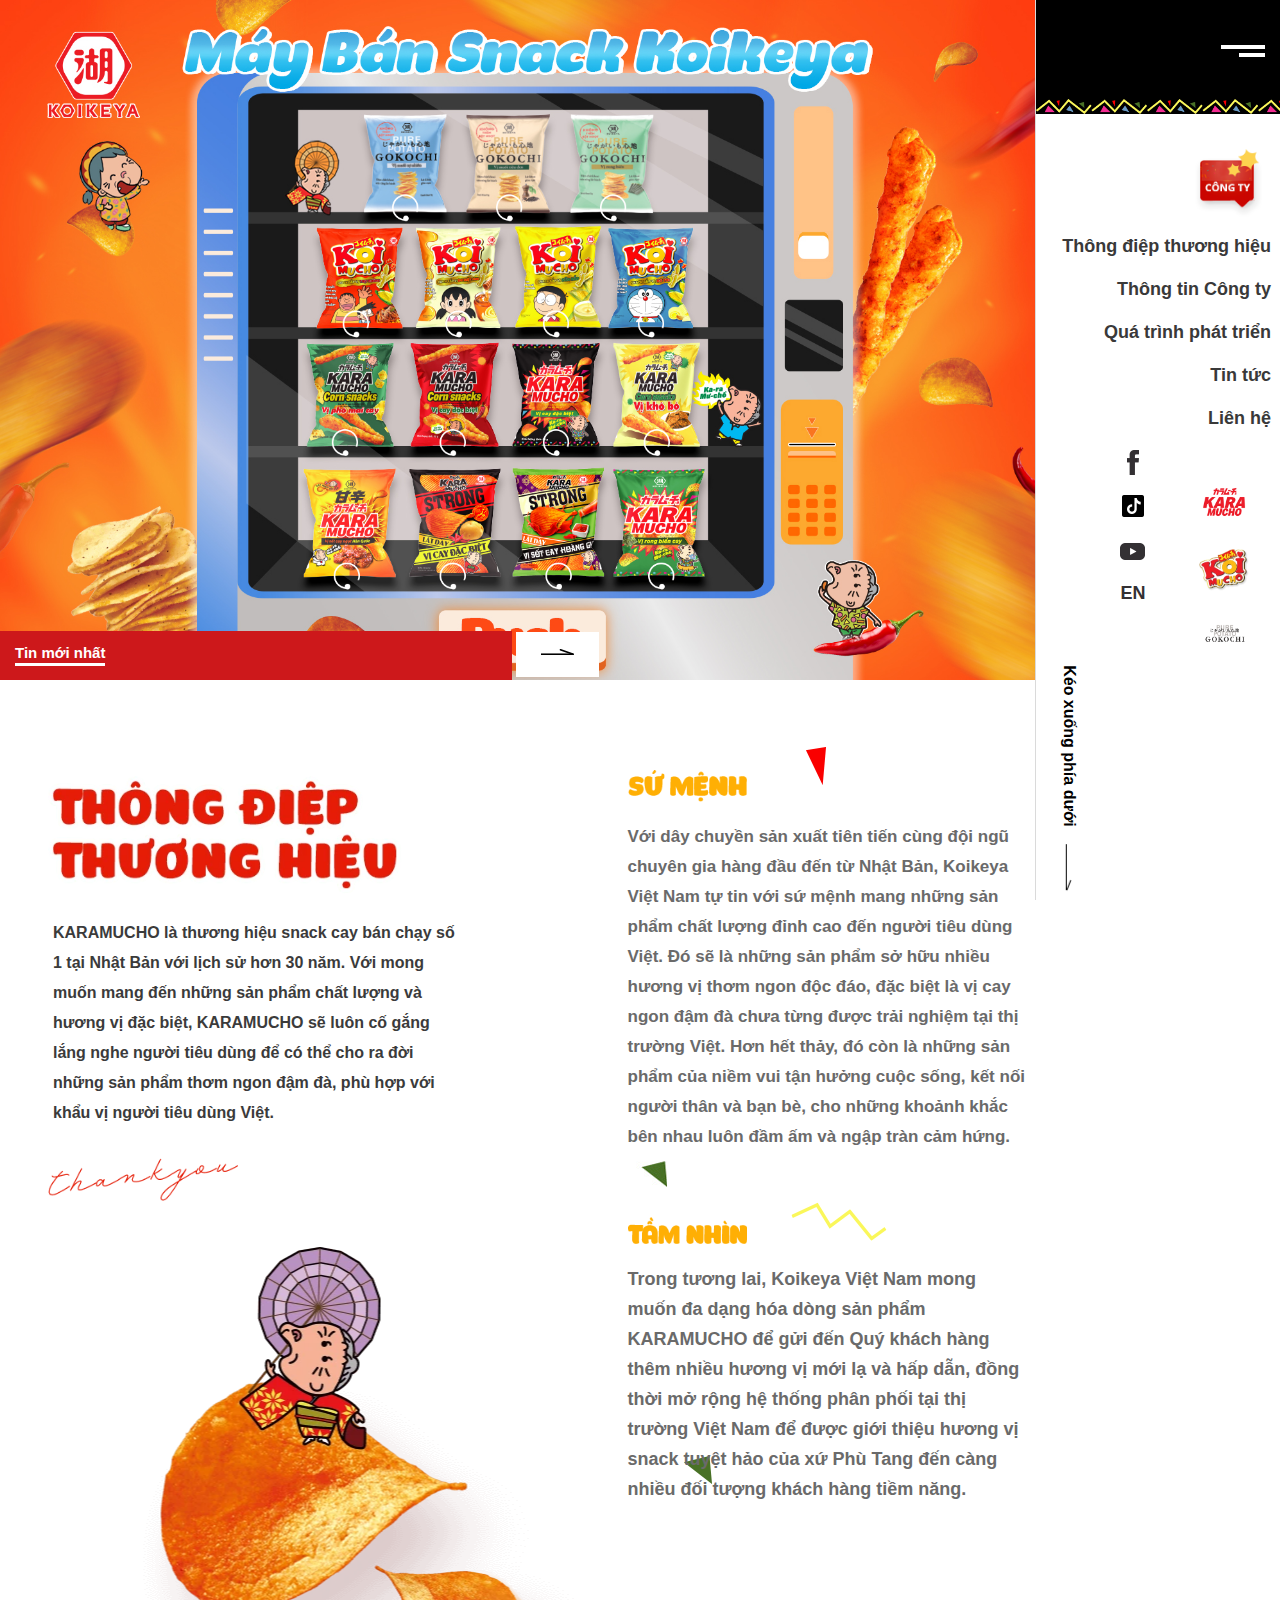
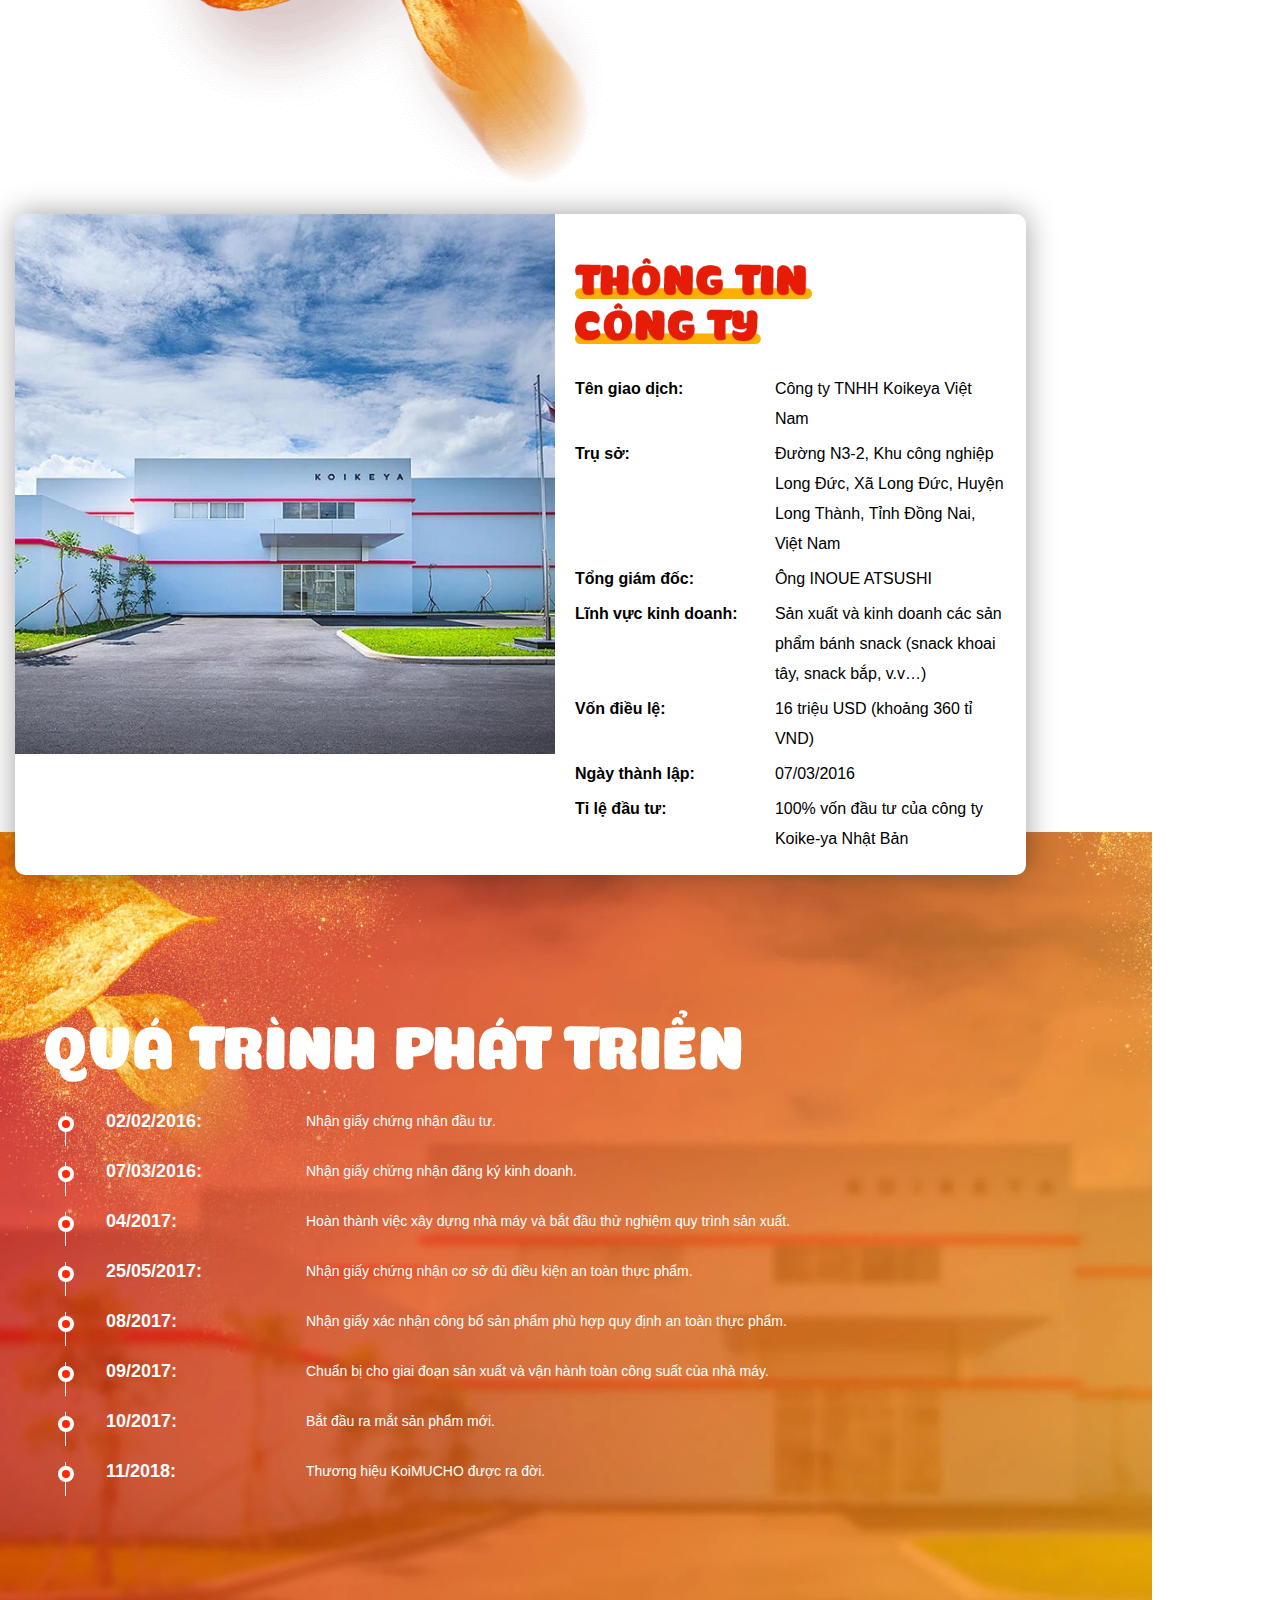
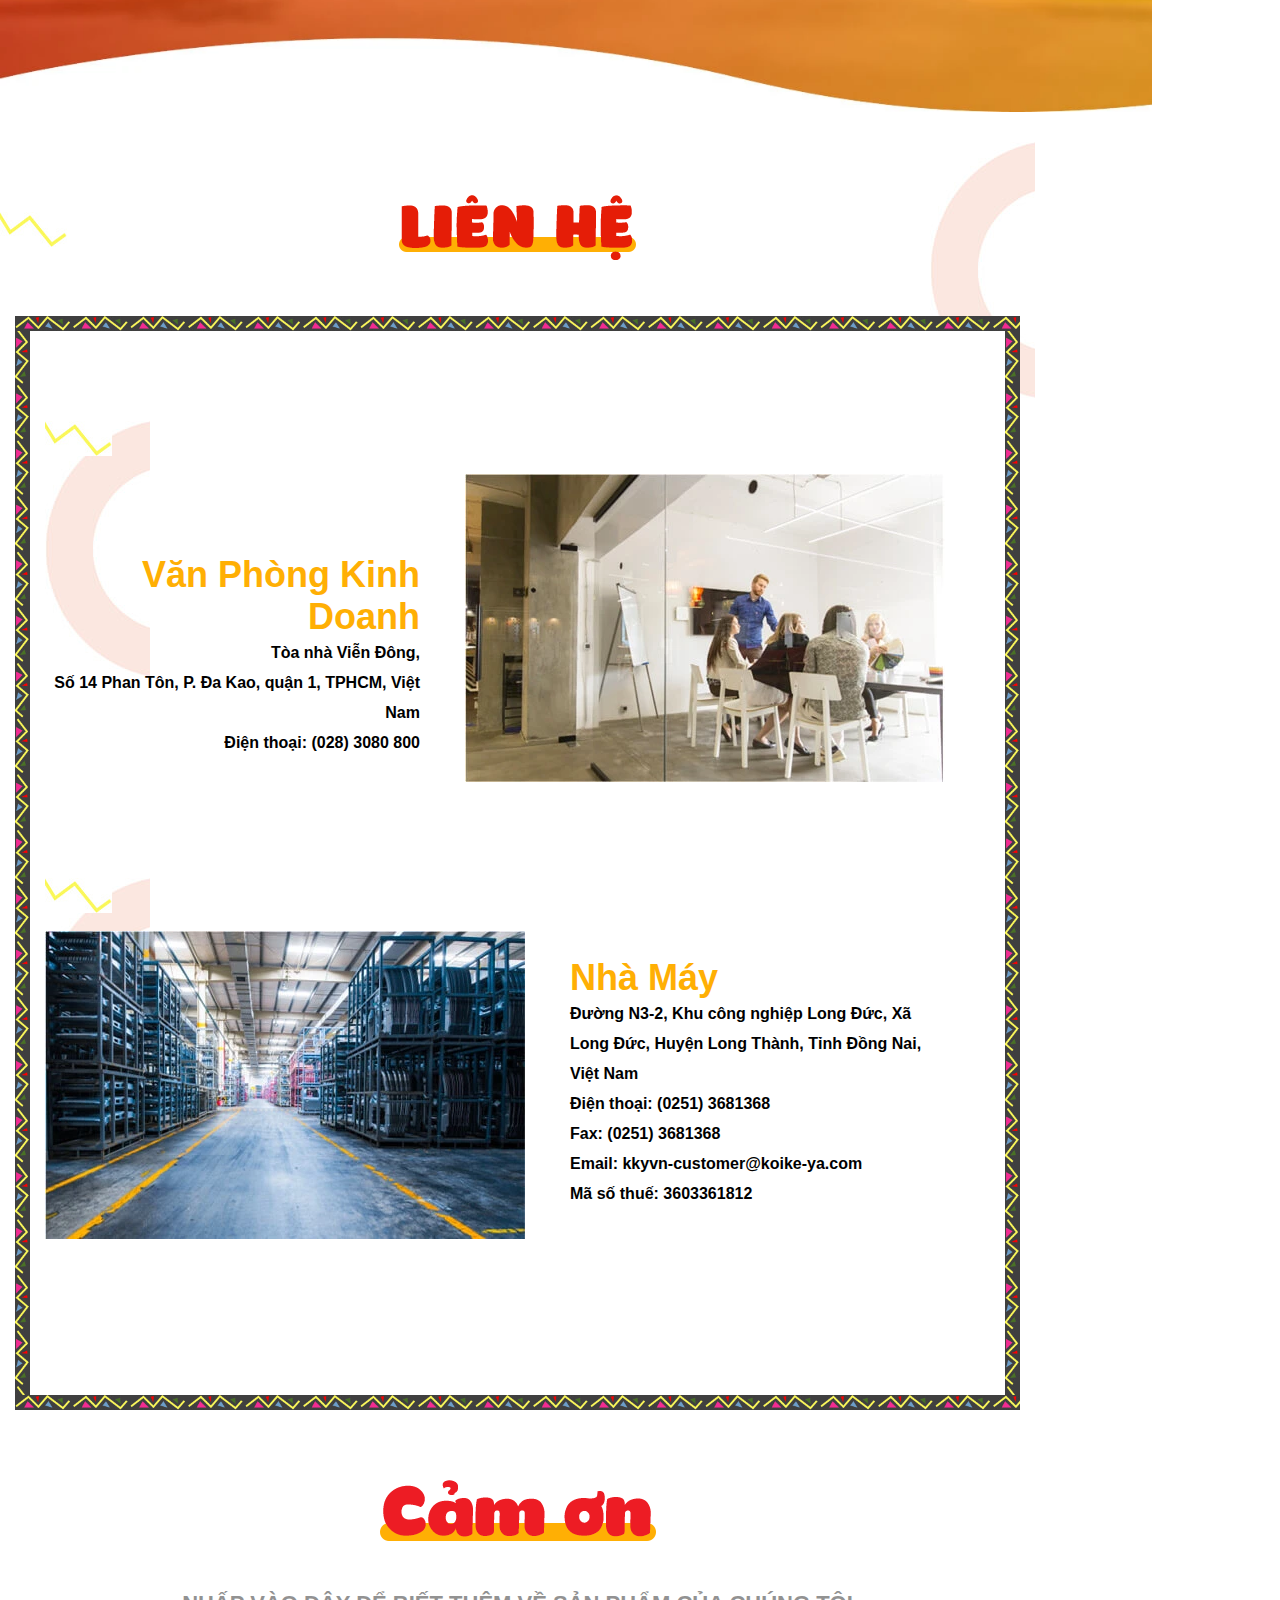
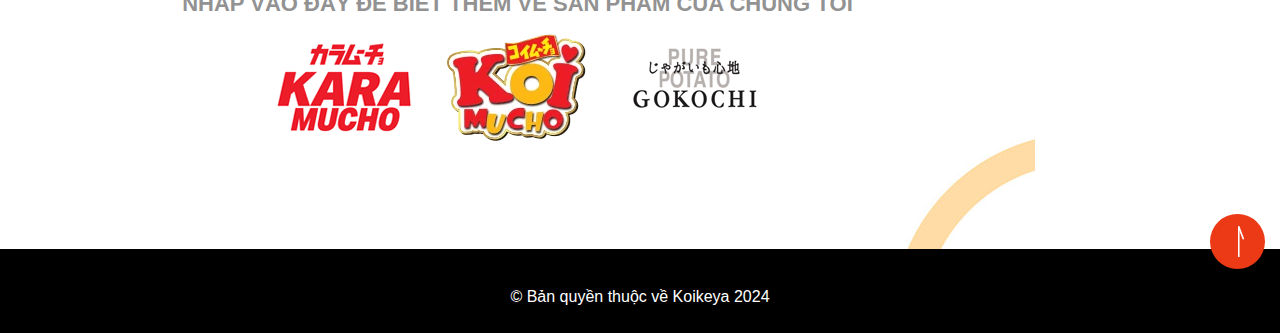
<file: corporate.html>
<!DOCTYPE html>
<html lang="en">
<head>
    <meta charset="UTF-8"/>
    <meta
            name="viewport"
            content="width=device-width, initial-scale=1, shrink-to-fit=no"
    />
    <link
            rel="stylesheet"
            href="https://cdn.jsdelivr.net/npm/bootstrap@4.3.1/dist/css/bootstrap.min.css"
            integrity="sha384-ggOyR0iXCbMQv3Xipma34MD+dH/1fQ784/j6cY/iJTQUOhcWr7x9JvoRxT2MZw1T"
            crossorigin="anonymous"
    />
    <title>Corporate Site | Koikeya</title>
    <meta name="author" content="Corporate Site" />
    <meta
      property="og:image"
      content="./assets/main-img/banner-corporate.jpg"
    />
    <link
            rel="icon"
            type="image/x-icon"
            href="./assets/main-img/logo-web.png"
    />
    <link rel="stylesheet" href="./corporate.css"/>
    <link rel="stylesheet" href="./responsive-corporate.css"/>
    <script src="https://ajax.googleapis.com/ajax/libs/jquery/3.7.1/jquery.min.js"></script>
    <script src="corporate.js"></script>
</head>

<body>
<div class="row w-100 p-0 m-0">
    <div
            class="corporate-left"
            data-bs-spy="scroll"
            data-bs-target="#list-example"
            data-bs-offset="0"
            class="scrollspy-example"
            tabindex="0"
    >
        <div class="banner" id="banner">
            <img
                    src="./assets/main-img/banner-corporate.jpg"
                    alt=""
                    class="nav-banner"
            />
            <div class="banner-bottom">
                <div class="content">
                    <h2>Tin mới nhất</h2>
                </div>
                <div class="btn">
                    <a href=""></a>
                </div>
            </div>
        </div>
        <div id="brand-message" class="section-brand">
            <div class="section-brand-message p-5">
                <img
                        src="./assets/main-img/brand-message-vi.d3478b57.webp"
                        alt=""
                        width="84%"
                        class="mt-5 mb-4"
                />
                <p>
                    KARAMUCHO là thương hiệu snack cay bán chạy số 1 tại Nhật Bản với
                    lịch sử hơn 30 năm. Với mong muốn mang đến những sản phẩm chất
                    lượng và hương vị đặc biệt, KARAMUCHO sẽ luôn cố gắng lắng nghe
                    người tiêu dùng để có thể cho ra đời những sản phẩm thơm ngon đậm
                    đà, phù hợp với khẩu vị người tiêu dùng Việt.
                </p>
                <img
                        src="./assets/main-img/download (7).png"
                        alt=""
                        width="45%"
                        class="img-brand_bottom"
                />
            </div>
            <div class="mission-container">
                <div class="content-mission">
                    <img
                            src="./assets/main-img/download (5).png"
                            alt=""
                            width="30%"
                    />
                    <div>
                        Với dây chuyền sản xuất tiên tiến cùng đội ngũ chuyên gia hàng
                        đầu đến từ Nhật Bản, Koikeya Việt Nam tự tin với sứ mệnh mang
                        những sản phẩm chất lượng đỉnh cao đến người tiêu dùng Việt. Đó
                        sẽ là những sản phẩm sở hữu nhiều hương vị thơm ngon độc đáo,
                        đặc biệt là vị cay ngon đậm đà chưa từng được trải nghiệm tại
                        thị trường Việt. Hơn hết thảy, đó còn là những sản phẩm của niềm
                        vui tận hưởng cuộc sống, kết nối người thân và bạn bè, cho những
                        khoảnh khắc bên nhau luôn đầm ấm và ngập tràn cảm hứng.
                    </div>
                </div>
                <div class="content-vision">
                    <img
                            src="./assets/main-img/download (6).png"
                            alt=""
                            width="30%"
                    />
                    <div>
                        Trong tương lai, Koikeya Việt Nam mong muốn đa dạng hóa dòng sản
                        phẩm KARAMUCHO để gửi đến Quý khách hàng thêm nhiều hương vị mới
                        lạ và hấp dẫn, đồng thời mở rộng hệ thống phân phối tại thị
                        trường Việt Nam để được giới thiệu hương vị snack tuyệt hảo của
                        xứ Phù Tang đến càng nhiều đối tượng khách hàng tiềm năng.
                    </div>
                </div>
            </div>
        </div>
        <div id="company-info" class="wh-100">
            <div class="container w-100">
                <div class="company-info_wrap d-flex">
                    <div class="company-img">
                        <img
                                src="./assets/main-img/koikeya.e0953440.webp"
                                alt=""
                                width="540px"
                                height="540px"
                        />
                    </div>
                    <div class="company-content w-100">
                        <img
                                src="./assets/main-img/company-info-vi.87ea4a58 (1).webp"
                                alt=""
                                width="55%"
                        />
                        <ul class="w-100">
                            <li class="w-100">
                                <p class="title">Tên giao dịch:</p>
                                <p class="content text-left">
                                    Công ty TNHH Koikeya Việt Nam
                                </p>
                            </li>
                            <li class="w-100">
                                <p class="title">Trụ sở:</p>
                                <p class="content">
                                    Đường N3-2, Khu công nghiệp Long Đức, Xã Long Đức, Huyện
                                    Long Thành, Tỉnh Đồng Nai, Việt Nam
                                </p>
                            </li>
                            <li class="w-100">
                                <p class="title">Tổng giám đốc:</p>
                                <p class="content">Ông INOUE ATSUSHI</p>
                            </li>
                            <li class="w-100">
                                <p class="title">Lĩnh vực kinh doanh:</p>
                                <p class="content">
                                    Sản xuất và kinh doanh các sản phẩm bánh snack (snack
                                    khoai tây, snack bắp, v.v…)
                                </p>
                            </li>
                            <li class="w-100">
                                <p class="title">Vốn điều lệ:</p>
                                <p class="content">16 triệu USD (khoảng 360 tỉ VND)</p>
                            </li>
                            <li class="w-100">
                                <p class="title">Ngày thành lập:</p>
                                <p class="content">07/03/2016</p>
                            </li>
                            <li class="w-100">
                                <p class="title">Tỉ lệ đầu tư:</p>
                                <p class="content">
                                    100% vốn đầu tư của công ty Koike-ya Nhật Bản
                                </p>
                            </li>
                        </ul>
                    </div>
                </div>
            </div>
        </div>
        <div id="other" class="section-other">
            <div class="container">
                <div class="section-other__content">
                    <h2 class="">
                        <img src="./assets/main-img/other-vi.a09af81f.webp" alt=""/>
                    </h2>
                    <ul>
                        <li>
                            <div>02/02/2016:</div>
                            <p>Nhận giấy chứng nhận đầu tư.</p>
                        </li>
                    </ul>
                    <ul>
                        <li>
                            <div>07/03/2016:</div>
                            <p>Nhận giấy chứng nhận đăng ký kinh doanh.</p>
                        </li>
                    </ul>
                    <ul>
                        <li>
                            <div>04/2017:</div>
                            <p>
                                Hoàn thành việc xây dựng nhà máy và bắt đầu thử nghiệm quy
                                trình sản xuất.
                            </p>
                        </li>
                    </ul>
                    <ul>
                        <li>
                            <div>25/05/2017:</div>
                            <p>
                                Nhận giấy chứng nhận cơ sở đủ điều kiện an toàn thực phẩm.
                            </p>
                        </li>
                    </ul>
                    <ul>
                        <li>
                            <div>08/2017:</div>
                            <p>
                                Nhận giấy xác nhận công bố sản phẩm phù hợp quy định an toàn
                                thực phẩm.
                            </p>
                        </li>
                    </ul>
                    <ul>
                        <li>
                            <div>09/2017:</div>
                            <p>
                                Chuẩn bị cho giai đoạn sản xuất và vận hành toàn công suất
                                của nhà máy.
                            </p>
                        </li>
                    </ul>
                    <ul>
                        <li>
                            <div>10/2017:</div>
                            <p>Bắt đầu ra mắt sản phẩm mới.</p>
                        </li>
                    </ul>
                    <ul>
                        <li>
                            <div>11/2018:</div>
                            <p>Thương hiệu KoiMUCHO được ra đời.</p>
                        </li>
                    </ul>
                </div>
            </div>
        </div>
        <div class="contact" id="contact">
            <div class="container">
                <img
                        src="./assets/main-img/download (8).png"
                        alt=""
                        class="contact-title-img"
                />
                <div class="contact-wrap">
                    <div class="contact-content">
                        <div class="section-contact">
                            <div>
                                <h3>Văn Phòng Kinh Doanh</h3>
                                <p class="address-first">Tòa nhà Viễn Đông,</p>
                                <p>Số 14 Phan Tôn, P. Đa Kao, quận 1, TPHCM, Việt Nam</p>
                                <a href="tel:+842873080800"
                                >Điện thoại: (028) 3080 800</a
                                >
                            </div>
                            <div>
                                <img
                                        src="./assets/main-img/contact-img01.9b5e8e70.webp"
                                        alt=""
                                />
                            </div>
                        </div>
                        <div class="section-contact">
                            <div>
                                <img
                                        src="./assets/main-img/contact-img02.76fb9b3e.webp"
                                        alt=""
                                />
                            </div>
                            <div class="reverse">
                                <h3>Nhà Máy</h3>
                                <p class="address">
                                    Đường N3-2, Khu công nghiệp Long Đức, Xã Long Đức, Huyện
                                    Long Thành, Tỉnh Đồng Nai, Việt Nam
                                </p>
                                <a href="tel:+842513681368" class="phone"
                                >Điện thoại: (0251) 3681368</a
                                >
                                <p class="fax">Fax: (0251) 3681368</p>
                                <a href="mailto:kkyvn-customer@koike-ya.com" class="email"
                                >Email: kkyvn-customer@koike-ya.com</a
                                >
                                <p class="tax">Mã số thuế: 3603361812</p>
                            </div>
                        </div>
                    </div>
                </div>
            </div>
        </div>
        <div class="thank-you">
            <div>
                <img
                        src="./assets/main-img/thank-you.png"
                        alt=""
                        class="mb-5"
                />
            </div>
            <p>NHẤP VÀO ĐÂY ĐỂ BIẾT THÊM VỀ SẢN PHẨM CỦA CHÚNG TÔI</p>
            <div class="d-flex justify-content-center logo-bottom">
                <a href="./karamucho.html">
                    <img
                            src="./assets/main-img/menu-logo-karamucho.c466da1b.png"
                            alt=""
                    />
                </a>
                <a href="./koimucho.html">
                    <img
                            src="./assets/main-img/koi-mucho.43d8c88e.webp"
                            alt=""
                    />
                </a>
                <a href="./gokochi.html">
                    <img
                            src="./assets/main-img/menu-logo-gokochi.png"
                            alt=""
                    />
                </a>
            </div>
        </div>
    </div>
    <div class="corporate-right" id="list-example" class="list-group">
        <div class="d-flex flex-column vh-100 ">
            <div class="w-100 navbar-wrap fixed-left">
                <div class="navbar-inner d-flex justify-content-end ">
                    <div class="nav-logo">
                        <img src="./assets/main-img/logo.1ca9125c.webp"/>
                    </div>
                    <div class="navbar-btn" id="navbar-btn">
                        <span></span>
                        <span></span>
                    </div>
                </div>
            </div>
            <div class="navbar-content">
                <div class="btn-navbar-content"><img src="./assets/main-img/close.png" alt="" id="close-img"></div>
                <div class="navbar-content_wrap">
                    <div class="nav-content_list">
                        <div class="nav-content_item">
                            <a href="index.html">Trang chủ</a>
                        </div>
                        <div class="nav-content_item ">
                            <a href="" class="active">Website Công Ty</a>
                        </div>
                        <div class="nav-content_item">
                            <a href="./karamucho.html">KARAMUCHO</a>
                        </div>
                        <div class="nav-content_item">
                            <a href="./koimucho.html">KoiMUCHO</a>
                        </div>
                        <div class="nav-content_item">
                            <a href="./gokochi.html">Gokochi</a>
                        </div>
                        <div class="nav-content_logo">
                            <a
                                    href="./karamucho.html"
                                    class="nav-content__logo__karamocho"
                            ><img
                                    src="./assets/main-img/menu-logo-karamucho.c466da1b.png"
                                    alt=""
                                    width="280px"
                                    height="250px"
                            /></a>
                            <a href="./koimucho.html" class="nav-content__logo__koimocho"
                            ><img
                                    src="./assets/main-img/menu-logo-koimucho.8d4b4646.webp"
                                    alt=""
                            /></a>
                            <a href="./gokochi.html" class="nav-content__logo__koimocho"
                            ><img
                                    src="./assets/gokochi/Logo Gokochi.jpg"
                                    alt=""
                            /></a>
                        </div>
                        <div class="nav-content_social">
                            <a href="https://www.facebook.com/Karamucho.Vn/"
                            ><img
                                    src="./assets/main-img/download (16).png"
                                    alt=""
                            /></a>
                            <a href="https://www.tiktok.com/@koikeya_snack"
                            ><img
                                    src="./assets/main-img/tiktok.png"
                                    alt=""
                                    width="50px"
                                    height="38px"
                            /></a>
                            <a
                                    href="https://www.youtube.com/channel/UCUNnWTLL2CyNMmF2dpbd9xg"
                            ><img
                                    src="./assets/main-img/download (17).png"
                                    alt=""
                            /></a>
                            <a href="javascript:void(0);" id="language">EN</a>
                        </div>
                    </div>
                </div>
            </div>
            <div class="w-100 navbar-scroll">
                <div class="w-100 d-flex justify-content-end">
                    <img
                            src="./assets/main-img/icon-corp-vi.7eacaf6f.webp"
                            alt=""
                            class="company-icon"
                    />
                </div>
                <div class="w-100 d-flex flex-column align-items-end">
                    <div class="nav-scroll_item">
                        <a href="#brand-message"> Thông điệp thương hiệu </a>
                    </div>
                    <div class="nav-scroll_item">
                        <a href="#company-info"> Thông tin Công ty </a>
                    </div>
                    <div class="nav-scroll_item">
                        <a href="#other"> Quá trình phát triển </a>
                    </div>
                    <div class="nav-scroll_item">
                        <a href="#contact"> Tin tức </a>
                    </div>
                    <div class="nav-scroll_item">
                        <a href="#contact"> Liên hệ </a>
                    </div>
                </div>
                <div class="d-flex justify-content-around">
                    <div>
                        <div class="scroll-down vi">
                            <a href="#">Kéo xuống phía dưới</a>
                        </div>
                    </div>
                    <div class="navbar-scroll_social">
                        <a href="https://www.facebook.com/Karamucho.Vn/"
                        ><img
                                src="./assets/main-img/download (3).png"
                                alt=""
                                width="12px"
                                height="25px"
                        /></a>
                        <a href="https://www.tiktok.com/@koikeya_snack"
                        ><img
                                src="./assets/main-img/icons8-tiktok-30.png"
                                alt=""
                                href="https://www.tiktok.com/@koikeya_snack"
                        /></a>
                        <a href="https://www.youtube.com/channel/UCUNnWTLL2CyNMmF2dpbd9xg"
                        ><img src="./assets/main-img/download (4).png" alt=""
                        /></a>
                        <a href="javascript:void(0)" id="language-bottom">EN</a>
                    </div>
                    <div class="navbar-scroll_logo">
                        <a href="./karamucho.html"><img
                                src="./assets/main-img/menu-logo-karamucho.c466da1b.png"
                                alt=""
                        /></a>
                        <a href="./koimucho.html">
                            <img
                                    src="./assets/main-img/menu-logo-koimucho.8d4b4646.webp"
                                    alt=""
                            />
                        </a>
                        <a href="./gokochi.html">
                            <img
                                    src="./assets/gokochi/Logo Gokochi.jpg"
                                    alt=""
                            />
                        </a>
                    </div>
                </div>
            </div>
        </div>
    </div>
    <footer>
        <div class="copyright">
            <div class="back-top"></div>
            <span>© Bản quyền thuộc về Koikeya 2024</span>
        </div>
    </footer>
</div>
</body>
</html>
</file>
<file: corporate.css>
body {
    /* overflow: hidden; */
}

.corporate-left {
    max-width: calc(100% - 245px);
}

.corporate-right {
    width: 245px;
    max-height: 100vh;
    border-left: 1px solid #dadada;
    background-color: white;
    position: fixed;
    right: 0;
}

.navbar-wrap {
    padding: 15px 15px 30px 15px;
    background: #000 url("./assets/main-img/download\ \(1\).png") repeat-x 0 100% / auto 15px;
}

.navbar-inner {
    height: 69px;
}

.navbar-btn {
    position: relative;
    width: 44px;
    height: 3px;
    cursor: pointer;
    z-index: 9999;
}

.navbar-btn span:first-child {
    width: 100%;
    top: 30px;
    position: absolute;
    left: 0;
    height: 4px;
    width: 100%;
    background: #fff;
    -webkit-transition: 0.4s cubic-bezier(0.165, 0.84, 0.44, 1),
    width 0.4s cubic-bezier(0.165, 0.84, 0.44, 1) 0.4s;
    transition: 0.4s cubic-bezier(0.165, 0.84, 0.44, 1),
    width 0.4s cubic-bezier(0.165, 0.84, 0.44, 1) 0.4s;
}

.navbar-btn span {
    width: 60%;
    top: 38px;
    position: absolute;
    right: 0;
    height: 4px;
    background: #fff;
    -webkit-transition: 0.4s cubic-bezier(0.165, 0.84, 0.44, 1),
    width 0.4s cubic-bezier(0.165, 0.84, 0.44, 1) 0.4s;
    transition: 0.4s cubic-bezier(0.165, 0.84, 0.44, 1),
    width 0.4s cubic-bezier(0.165, 0.84, 0.44, 1) 0.4s;
}

.navbar-btn:hover span {
    width: 100%;
}

.navbar-btn.open span:first-child {
    width: 100%;
    top: 30px;
    position: absolute;
    left: 0;
    height: 4px;
    width: 100%;
    background: #fff;
    transform: rotate(45deg);
    -webkit-transition: 0.4s cubic-bezier(0.165, 0.84, 0.44, 1),
    width 0.4s cubic-bezier(0.165, 0.84, 0.44, 1) 0.4s;
    transition: 0.4s cubic-bezier(0.165, 0.84, 0.44, 1),
    width 0.4s cubic-bezier(0.165, 0.84, 0.44, 1) 0.4s;
}

.navbar-btn.open span:last-child {
    transform: rotate(135deg);
    width: 100%;
    top: 30px;
    position: absolute;
    left: 0;
    height: 4px;
    width: 100%;
    background: #fff;
}

.navbar-scroll {
    position: relative;
    width: 100%;
    height: 100%;
    padding: 10px 5px;
    overflow: hidden;
}

.nav-scroll_item {
    padding: 8px 4px;
    position: relative;
}

.nav-scroll_item a {
    color: #393939;
    font-size: 18px;
    font-weight: 700;
    text-decoration: none;
}

.nav-scroll_item a::after {
    content: "";
    position: absolute;
    left: 0;
    bottom: 6px;
    width: 0;
    height: 2.5px;
    transition: 0.4s ease-in-out;
    background-color: #6d6d6d;
}

.nav-scroll_item a:hover::after {
    width: 100%;
}

.navbar-scroll_social {
    display: flex;
    flex-direction: column;
    justify-content: end;
    text-align: center;
    margin-bottom: 5rem;
    z-index: 2;
}

.navbar-scroll_social a {
    color: #333033;
    font-size: 18px;
    font-weight: 800;
    text-align: center;
    text-transform: uppercase;
    padding: 8px 0;
}

.navbar-scroll_social a:last-child {
    padding-bottom: 0;
}

.navbar-scroll_logo {
    display: -webkit-box;
    display: -ms-flexbox;
    display: flex;
    -webkit-box-orient: vertical;
    -webkit-box-direction: normal;
    -ms-flex-direction: column;
    flex-direction: column;
    -webkit-box-align: end;
    -ms-flex-align: end;
    align-items: flex-end;
    padding-top: 30px;
}

.navbar-scroll_logo img {
    width: 100%;
    max-width: 50px;
    margin-top: 15px;
    margin-bottom: 15px;
}

.scroll-down {
    position: absolute;
    bottom: 110px;
    left: -5rem;
}

.scroll-down a {
    display: block;
    padding-right: 4rem;
    background: url("./assets/main-img/download\ \(9\).png") no-repeat 100%;
    -webkit-transform: rotate(90deg);
    transform: rotate(90deg);
    color: #000;
    font-size: 16px;
    font-weight: 600;
    opacity: 1;
    -webkit-animation: textscrolldown 3s infinite;
    animation: textscrolldown 3s infinite;
    text-decoration: none;
}

@keyframes textscrolldown {
    0% {
        -webkit-transform: rotate(90deg) translate(0);
        transform: rotate(90deg) translate(0);
        opacity: 0;
    }
    10% {
        opacity: 1;
    }
    90% {
        opacity: 1;
    }
    100% {
        -webkit-transform: rotate(90deg) translate(20px);
        transform: rotate(90deg) translate(20px);
        opacity: 0;
    }
}

.nav-scroll_item a.active {
    color: #cc0f04;
    font-weight: 700;
}

.nav-scroll_item a.active::after {
    content: "";
    position: absolute;
    left: 0;
    bottom: 6px;
    width: 0;
    height: 2.5px;
    transition: 0.4s ease-in-out;
    background-color: #cc0f04;
}

.nav-scroll_item a:hover::after {
    width: 100%;
}

.banner {
    position: relative;
    max-width: 100vw;
    box-sizing: border-box;
    overflow: hidden;
    max-height: 100vh;
}

.banner .logo-koikeya {
    position: absolute;
    top: 22px;
    left: 50%;
    transform: translateX(-50%);
    width: 78px;
}

.banner .logo-koikeya img {
    max-width: 100%;
    height: auto;
}

.banner img {
    height: auto;
    width: 100%;
}

.banner-bottom {
    position: absolute;
    right: 12px;
    bottom: 0;
    left: 0;
    display: flex;
}

.banner-bottom .content {
    padding: 10px 15px;
    min-height: 30px;
    background-color: #cd181b;
    color: #fff;
    -webkit-box-flex: 1;
    flex-grow: 1;
    max-width: 50%;
}

.banner-bottom .content h2 {
    position: relative;
    display: inline-block;
    font-size: 15px;
    font-weight: 600;
}

.banner-bottom .content h2::after {
    content: "";
    position: absolute;
    bottom: -4px;
    left: 0;
    width: 100%;
    height: 3px;
    background-color: #fff;
}

.banner-bottom .btn {
    flex: 0 0 93px;
    max-width: 93px;
    padding-top: 0;
    padding-bottom: 3px;
    padding-left: 3px;
}

.banner-bottom .btn a {
    display: block;
    width: 110%;
    height: 102%;
    background: #fff url("./assets/main-img/download\ \(10\).png") no-repeat 50%;
}

.section-brand {
    position: relative;
    max-width: 1920px;
    margin: 0 auto;
    display: flex;
    padding-bottom: 280px;
}

.section-brand::after {
    content: "";
    position: absolute;
    left: 50%;
    -webkit-transform: translateX(-50%);
    transform: translateX(-50%);
    width: 340px;
    height: 340px;
    background: url("./assets/main-img/bg-section-brand-after.e542efb8.webp") no-repeat top / contain;
    top: 50%;
    width: 473px;
    height: 541px;
    margin-left: -145px;
}

.section-brand-message {
    -webkit-box-flex: 0;
    -ms-flex: 0 0 50%;
    flex: 0 0 50%;
    max-width: 600px;
    position: relative;
    padding: 80px 20px 190px;
    margin-bottom: 20px;
}

.section-brand-message::after {
    content: "";
    position: absolute;
    right: -4.2%;
    bottom: 0;
    width: 1800px;
    height: 1500px;
    border-radius: 15%;
    z-index: -1;
    background: url("./assets/main-img/download.jpg") repeat 0 0;
    box-shadow: 0 0 21px rgba(0, 0, 0, 0.48);
    transform-origin: 0 0;
    transform: scale(0);
    transition: transform 0.8s ease-in-out, width 0.8s ease-in-out;
}

.section-brand-message.active::after {
    transform: scale(1);
}

.section-brand-message p {
    padding: 0 5px;
    line-height: 30px;
    color: #3b3b3b;
    font-size: 16px;
    font-weight: 600;
    margin-bottom: 30px;
}

.img-brand_bottom {
    margin-bottom: 204px;
}

.section-brand .mission-container {
    background-image: url("./assets/main-img/download (11).png"),
    url("./assets/main-img/download (12).png");
    background-repeat: no-repeat;
    background-position: 58% 67px, 92% 75px;

    background-image: url("./assets/main-img/download (13).png"),
    url("./assets/main-img/download (14).png");
    background-repeat: no-repeat;
    background-position: 58% 67px, 34% 94%;
    padding: 90px 8px 30px 110px;
}

.section-brand .mission-container .content-mission {
    padding-bottom: 35px;
    margin-bottom: 15px;
    background: url("./assets/main-img/download (1).jpg") no-repeat 0 100%;
}

.section-brand .mission-container .content-mission img {
    padding-bottom: 20px;
}

.section-brand .mission-container .content-mission div {
    line-height: 30px;
    color: #6a6a6a;
    font-size: 17px;
    font-weight: 600;
}

.section-brand .mission-container .content-vision {
    padding-top: 15px;
    background: url("./assets/main-img/download\ \(12\).png") no-repeat 54% top;
}

.section-brand .mission-container .content-vision img {
    margin-bottom: 20px;
}

.section-brand .mission-container .content-vision div {
    line-height: 30px;
    color: #6a6a6a;
    font-size: 18px;
    font-weight: 600;
}

.company-info {
    background: url("./assets/main-img/download.webp") no-repeat 90px 190px;
}

.company-info .container {
    /* max-width: 2060px;
    margin: 0 auto; */
}

.container .company-info_wrap {
    position: relative;
    left: -2%;
    display: flex;
    flex-direction: row;
    width: 79vw;
    margin: -60px 20px 0;
    background-color: #fff;
    border-radius: 10px;
    -webkit-box-shadow: 0 0 30px rgba(0, 0, 0, 0.38);
    box-shadow: 0 0 30px rgba(0, 0, 0, 0.38);
    overflow: hidden;
    -webkit-transform: translateY(60px);
    transform: translateY(60px);
    margin-top: -75px;
    -webkit-transform: translateY(75px);
    transform: translateY(75px);
}

.company-info .container .company-info_wrap .company-img {
    -webkit-box-flex: 0;
    -ms-flex: 0 0 45%;
    flex: 0 0 45%;
    max-width: 45%;
    padding-bottom: 30px;
}

.company-content {
    padding: 20px 20px 0 20px;
    line-height: 30px;
    color: #000;
    font-size: 16px;
}

.company-content img {
    padding-bottom: 30px;
    margin-top: 24px;
}

.company-content ul {
    list-style: none;
    padding-left: 0;
}

.company-content ul li {
    display: flex;
    /* margin-bottom: 5px; */
}

.company-content ul li p {
    margin: 0;
    margin-bottom: 5px;
}

.company-content ul li p:first-child {
    flex: 0 0 200px;
    font-weight: 700;
}

.section-other {
    width: 90vw;
    background-image: url("./assets/main-img/bg-leaf01.a41b67c0.webp"),
    url("./assets/main-img/bg-other-sp-right.8e0224e1.webp"),
    url("./assets/main-img/bg-other.c5cd368b.webp");
    position: relative;
    padding-top: 210px;
    padding-bottom: 200px;
    z-index: -1;
    background-repeat: no-repeat;
    background-size: 0 0, 0 0, cover;
}

.section-other .container {
    max-width: 1200px;
    padding: 0 15px;
    margin: 0 auto;
}

.section-other .container .section-other__content {
    /* max-width: 1000px; */
    padding: 0 30px;
    margin: 0 auto;
}

.section-other__content h2 {
    margin-bottom: 30px;
}

.section-other__content ul {
    margin-right: 10px;
    margin-left: 20px;
    border-left: 1px solid #fff;
    color: #fff;
    line-height: 18px;
    font-size: 14px;
}

.section-other__content ul li {
    display: flex;
    position: relative;
}

.section-other__content ul li::before {
    content: "";
    position: absolute;
    top: 4px;
    left: -48px;
    display: block;
    width: 16px;
    height: 16px;
    background-color: #ff2700;
    border: 4px solid #fff;
    border-radius: 50%;
}

.section-other__content ul li div {
    flex: 0 0 200px;
    margin-bottom: 5px;
    font-size: 18px;
    font-weight: 800;
}

.contact .container {
    max-width: 1360px;
    padding: 0 15px;
    margin: 0 auto;
}

.contact {
    padding-top: 53px;
    margin-top: 30px;
    margin-bottom: 40px;
    line-height: 30px;
    font-size: 16px;
    text-align: center;
    background-image: url("./assets/main-img/download (2).jpg"),
    url("./assets/main-img/download (3).jpg");
    background-repeat: no-repeat;
    background-position: left 70px, 100% 0;
}

.contact .container img {
    margin-bottom: 56px;
}

.contact .container .contact-wrap {
    padding: 15px;
    background-color: #fff;
    background-image: url("./assets/main-img/download (4).jpg"),
    url("./assets/main-img/download (4).jpg"),
    url("./assets/main-img/download\ \(5\).jpg"),
    url("./assets/main-img/download\ \(5\).jpg");
    background-repeat: repeat-x, repeat-x, repeat-y, repeat-y;
    background-position: 0 0, 0 100%, left 12px, right 12px;
    background-size: auto 15px, auto 15px, 15px auto, 15px auto;
}

.contact-wrap .contact-content {
    max-width: 990px;
    padding: 60px 15px;
    margin: 0 auto;
}

.contact-wrap .contact-content .section-contact {
    box-sizing: border-box;
    padding-top: 53px;
    margin-top: 30px;
    margin-bottom: 40px;
    line-height: 30px;
    font-size: 16px;
    text-align: center;
    background-image: url("./assets/main-img/download\ \(2\).jpg"),
    url("./assets/main-img/download (3).jpg");
    background-repeat: no-repeat;
    display: -webkit-box;
    display: -ms-flexbox;
    display: flex;
    -webkit-box-pack: center;
    -ms-flex-pack: center;
    justify-content: center;
    -webkit-box-align: center;
    -ms-flex-align: center;
    align-items: center;
    -ms-flex-wrap: wrap;
    flex-wrap: nowrap;
}

.section-contact div img {
    margin-bottom: 15px;
}

.section-contact div {
    font-weight: 600;
    padding-right: 45px;
    text-align: right;
    line-height: 30px;
    font-size: 16px;
    color: #000;
}


.section-contact .reverse {
    font-weight: 600;
    padding-right: 45px;
    text-align: left;
    line-height: 30px;
    font-size: 16px;
    color: #000;
    position: relative;
    top: -30px;
}

.section-contact div h3 {
    line-height: normal;
    color: #ffaf04;
    font-size: 36px;
    font-weight: 700;
    padding-bottom: 0;
    margin: 0;
}

.section-contact div p {
    padding-bottom: 0;
    margin: 0;
}

.section-contact div a {
    color: #000;
    text-decoration: none;
}

.thank-you {
    padding-top: 30px;
    padding-bottom: 100px;
    line-height: 30px;
    font-size: 16px;
    text-align: center;
    background-image: url("./assets/main-img/download (6).jpg");
    background-repeat: no-repeat;
    background-position: 100% 100%;
}

.thank-you p {
    margin-bottom: 15px;
    color: #929292;
    font-size: 22px;
    font-weight: 600;
    text-transform: uppercase;
}

footer {
    position: relative;
    z-index: 20;
    width: 100vw;
    height: 50px;
}

footer .copyright {
    position: relative;
    font-size: 16px;
    text-align: center;
    color: #fff;
    padding-top: 36px;
    padding-bottom: 24px;
    background: #000;
}

footer .back-top {
    position: absolute;
    right: 15px;
    top: -35px;
    height: 55px;
    width: 55px;
    z-index: 9;
    cursor: pointer;
    border-radius: 50%;
    background: #ec3a17 url("./assets/main-img/download (15).png") no-repeat 50%;
    -webkit-transition: 0.4s ease;
    transition: 0.4s ease;
}

.company-icon {
    margin-top: 20px;
    height: 81px;
    margin-right: 10px;
    padding: 5px 0;
}

.navbar-content {
    display: none;
    width: 101vw;
    height: 101vh;
    overflow: hidden;
    position: fixed;
    top: 50%;
    left: 50%;
    transform: translate(-50%, -50%);
    background: #000;
    z-index: 999;
}

.navbar-content.open {
    display: block;
}

.btn-navbar-content  img{
    /*background: white;*/
    width: 36px;
    height: 36px;
    position: absolute;
    right: 1rem;
    top: 1rem;
    display: none;
}

.navbar-content_wrap {
    display: flex;
    align-items: center;
    justify-content: center;
    height: 100%;
    width: 100%;
    padding: 0 20px;
    margin: 0 auto;
    opacity: 1;
}

.navbar-content_wrap .nav-content_item {
    opacity: 0;
    padding: 5px 0;
    text-align: center;
}

.navbar-content_wrap .nav-content_item a.active {
    color: #fff;
    font-weight: 700;
}

.navbar-content_wrap .nav-content_item a {
    position: relative;
    font-size: 2.5rem;
    font-weight: 400;
    color: #6d6d6d;
    text-transform: capitalize;
    text-decoration: none;
}

.navbar-content_wrap .nav-content_item a:after {
    content: "";
    position: absolute;
    left: 0;
    bottom: 0;
    height: 2px;
    width: 0;
    -webkit-transition: 0.4s ease-in-out;
    transition: 0.4s ease-in-out;
    background: #fff;
}

.navbar-content_wrap .nav-content_item:hover a:after {
    width: 100%;
}

.nav-content_logo {
    text-align: center;
    width: 100%;
    opacity: 0;
    display: flex;
}

.nav-content__logo__karamocho {
    width: 50%;
}

.nav-content__logo__karamocho img {
    max-width: 100%;
    height: auto;
    padding: 50px;
    padding-top: 25px;
    padding-bottom: 0;
}

.nav-content__logo__koimocho {
    width: 50%;
}

.nav-content__logo__koimocho img {
    max-width: 100%;
    height: auto;
    padding: 50px;
    padding-top: 25px;
    padding-bottom: 0;
}

.nav-content_social {
    display: flex;
    align-items: center;
    justify-content: center;
    height: 100%;
    max-width: 100%;
    margin-top: 35px;
    opacity: 0;
}

.nav-content_social a {
    padding: 0 45px;
}


.nav-content_social a:last-child {
    color: #cacaca;
    font-size: 20px;
    font-weight: 600;
    text-transform: uppercase;
    text-decoration: underline;
}

.nav-logo {
    display: none;
}
</file>
<file: responsive-corporate.css>
/* Mobile & Tablet */
@media (max-width: 1023px) {

}

/* Tablet */
@media (min-width: 740px) and (max-width: 1024px) {
    .corporate-right {
        width: 100%;
    }

    .corporate-right .d-flex.flex-column {
        height: auto !important;
    }

    .navbar-wrap {
        position: fixed;
    }


    .navbar-inner {
        display: flex;
        justify-content: space-between !important;
    }

    .nav-logo {
        display: flex;
        justify-content: center;
        align-items: center;
    }

    .nav-logo img {
        max-width: 100% !important;
        height: 50px !important;
    }

    .corporate-left {
        max-width: 100vw;
        overflow: hidden;
    }

    .banner {
        padding-top: 7rem;
        width: 100%;
        max-height: calc(100vh - 84px);
    }

    .banner-bottom .content {
        max-width: 85%;
    }

    .navbar-scroll {
        display: none;
    }

    .section-brand-message {
        padding: 20px 20px 88px 20px !important;
    }

    .section-brand .mission-container {
        padding: 90px 50px 70px;
    }

    .container .company-info_wrap {
        width: 100%;
        left: -15px;
        flex-direction: column;
    }

    .company-img img {
        max-width: 100%;
        height: auto;
        width: 100% !important;
    }

    .company-content {
        padding: 45px 20px 35px
    }

    .company-content img {
        margin-top: 0;
    }

    .company-content ul li p:first-child {
        flex: 0 0 200px;
    }

    .container {
        max-width: 100%;
    }

    .company-content img {
        max-width: 100% !important;
        width: 250px;
    }

    .company-content ul {
        line-height: 3rem;
        color: #000;
        font-size: 2rem;
    }

    .section-other {
        width: 100vw;
    }

    .section-other__content h2 img {
        width: 100%;
    }

    .section-other__content ul li {
        flex-direction: column;
    }

    .section-contact div {
        padding-right: 0;
    }

    .section-other__content ul li div {
        flex: none;
    }

    .contact .container img {
        max-width: 100%;
        padding-left: 20px;
        margin-bottom: 0;
    }

    .contact-wrap .contact-content .section-contact {
        padding-top: 0;
        margin-bottom: 0;
        margin-top: 0;
    }

    .section-contact__content {
        padding: 60px 15px;
    }

    .contact-wrap .contact-content .section-contact:last-child {
        margin-top: 70px;
    }

    .contact-content .section-contact:last-child img {
        max-width: 90%;
        padding-left: 0;
        position: relative;
        left: -2rem;
    }

    .section-contact .reverse {
        top: 0;
        left: 1rem;
        width: 50%;
    }

    .section-contact .reverse, .section-contact div {
        font-size: 19px;
    }

    .contact-img {
        max-height: none;
        margin-bottom: 56px !important;
    }

    .btn-navbar-content  img {
        display: block;
    }
}

/* Mobile */
@media (max-width: 739px) {
    .corporate-right {
        width: 100%;
    }

    .corporate-right .d-flex.flex-column {
        height: auto !important;
    }

    .navbar-wrap {
        position: fixed;

    }


    .navbar-inner {
        display: flex;
        justify-content: space-between !important;
    }

    .nav-logo {
        display: flex;
        justify-content: center;
        align-items: center;
    }

    .nav-logo img {
        max-width: 100% !important;
        height: 50px !important;
    }

    .corporate-left {
        max-width: 100vw;
        overflow: hidden;
    }

    .banner {
        padding-top: 5.5rem;
        height: 100vh !important;
        width: 100%;
        max-height: calc(100vh - 84px);
    }

    .banner-bottom .content {
        max-width: 85%;
    }

    .navbar-scroll {
        display: none;
    }

    .section-brand {
        display: block;
        padding-bottom: 0;
    }

    .section-brand-message::after {
        right: 0;
    }

    .section-brand-message {
        padding: 20px 20px 88px 20px !important;
    }

    .section-brand::after {
        background: url(https://koike-ya.vn/img/brand-message-element.042f956b.webp) no-repeat top / contain;
        width: 300px;
        top: 24%;
        left: 110%;
    }

    .section-brand .mission-container {
        padding: 90px 30px 70px;
    }

    .section-brand .mission-container .content-mission div {
        font-size: 18px;
    }

    .section-brand .mission-container .content-mission img, .section-brand .mission-container .content-vision img {
        width: 40% !important;
    }

    .container .company-info_wrap {
        width: 100%;
        left: -15px;
        flex-direction: column;
    }

    .company-img img {
        max-width: 100%;
        height: auto;
    }

    .company-content {
        padding: 45px 20px 35px
    }

    .company-content img {
        margin-top: 0;
    }

    .company-content ul li p:first-child {
        flex: 0 0 120px;
    }

    .section-other {
        width: 100vw;
    }

    .section-other__content h2 img {
        width: 100%;
    }

    .section-other__content ul li {
        flex-direction: column;
    }

    .section-contact div {
        padding-right: 0;
    }

    .section-other__content ul li div {
        flex: none;
    }

    .contact-wrap .contact-content {
        padding: 55px 30px 0;
    }


    .contact .container img {
        max-height: none;
        max-width: 100%;
        margin-bottom: 0;
    }

    .contact-wrap .contact-content .section-contact {
        flex-direction: column-reverse;
        justify-content: center;
        align-items: center;
    }

    .section-contact:first-child div:first-child {
        text-align: center;
    }

    .contact-wrap .contact-content .section-contact:last-child {
        flex-direction: column;
    }

    .section-contact .reverse {
        top: 0;
        display: flex;
        flex-direction: column;
        text-align: center;
        padding-right: 0;

    }

    footer {
        display: none
    }

    .nav-content_logo {
        display: flex;
    }

    .nav-content_social a {
        padding: 0 35px
    }

    .nav-content__logo__karamocho img {
        padding: 25px;

    }

    .nav-content__logo__koimocho img {
        padding: 25px;
    }

    .logo-bottom img{
        width: 100%;
    }

    .contact-content .section-contact:nth-child(1) div {
        width: auto !important;
    }

    .btn-navbar-content  img {
        display: block;
    }
}
</file>
